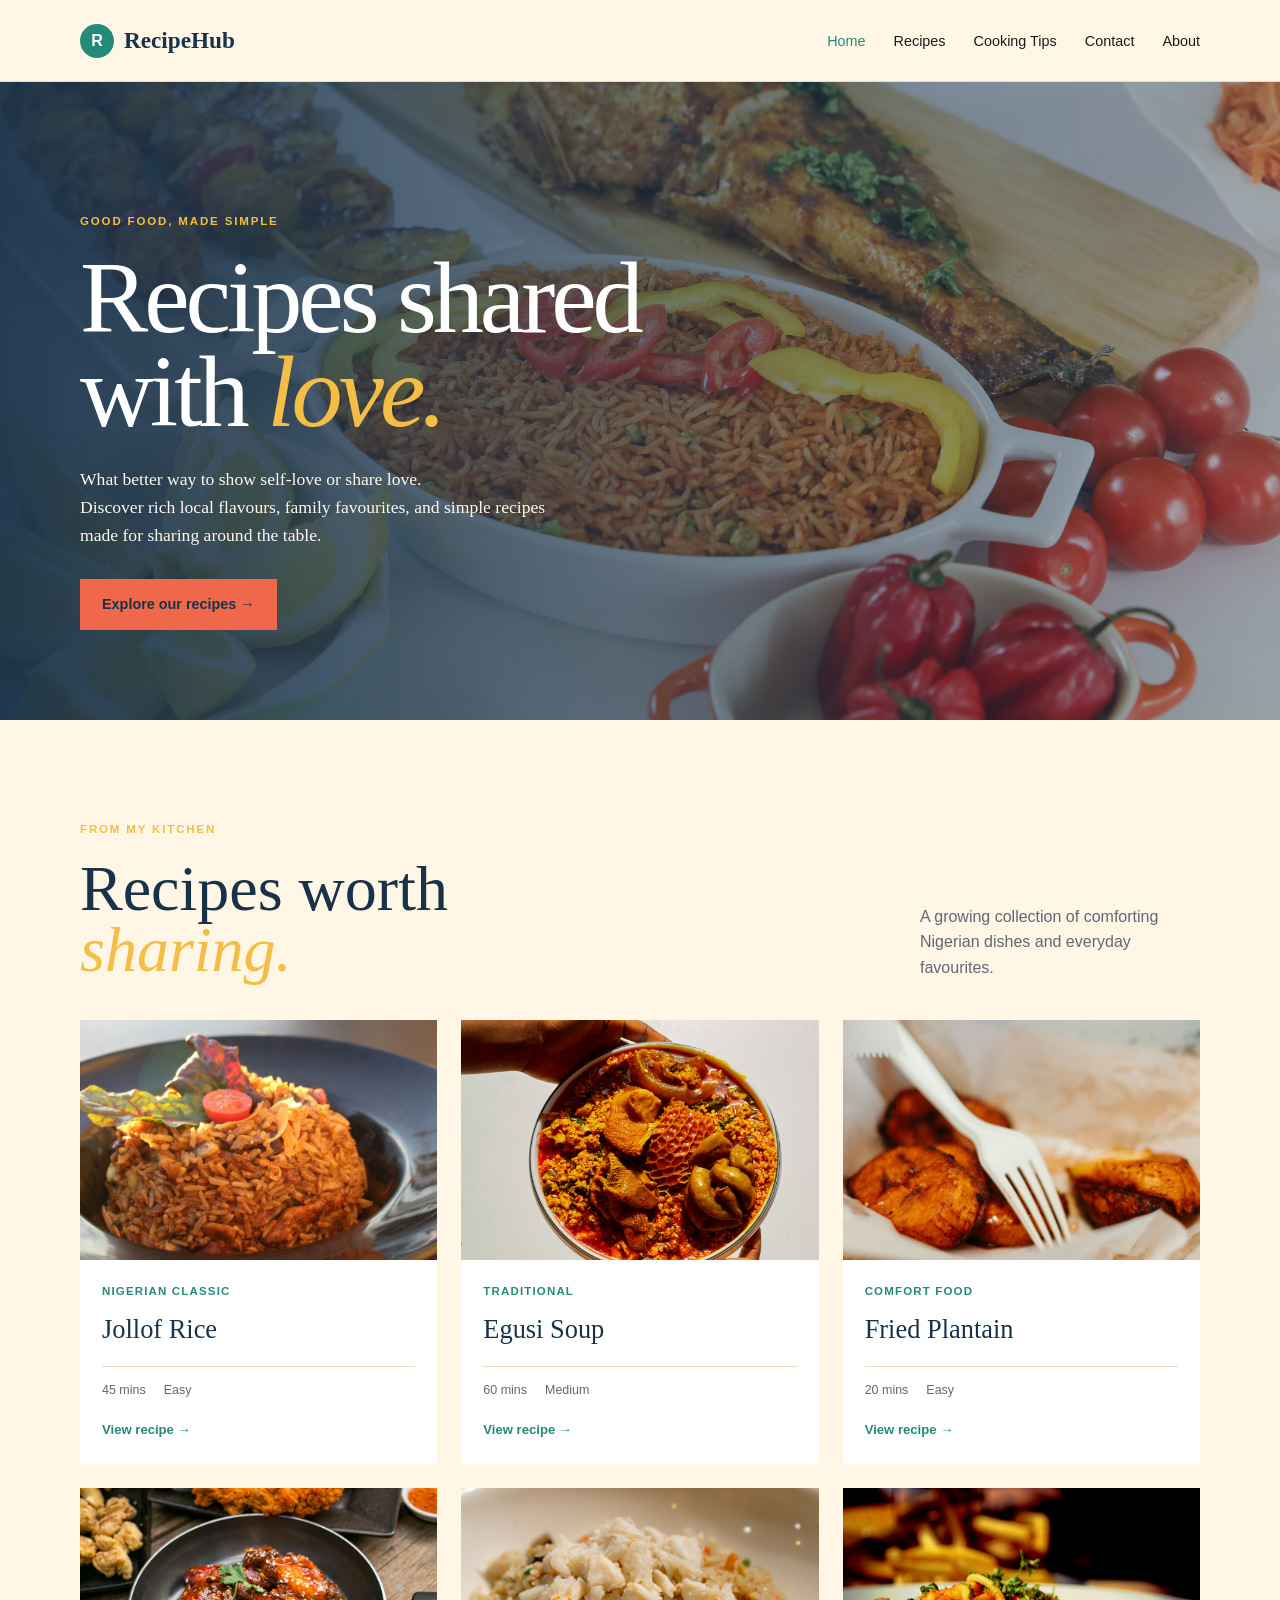
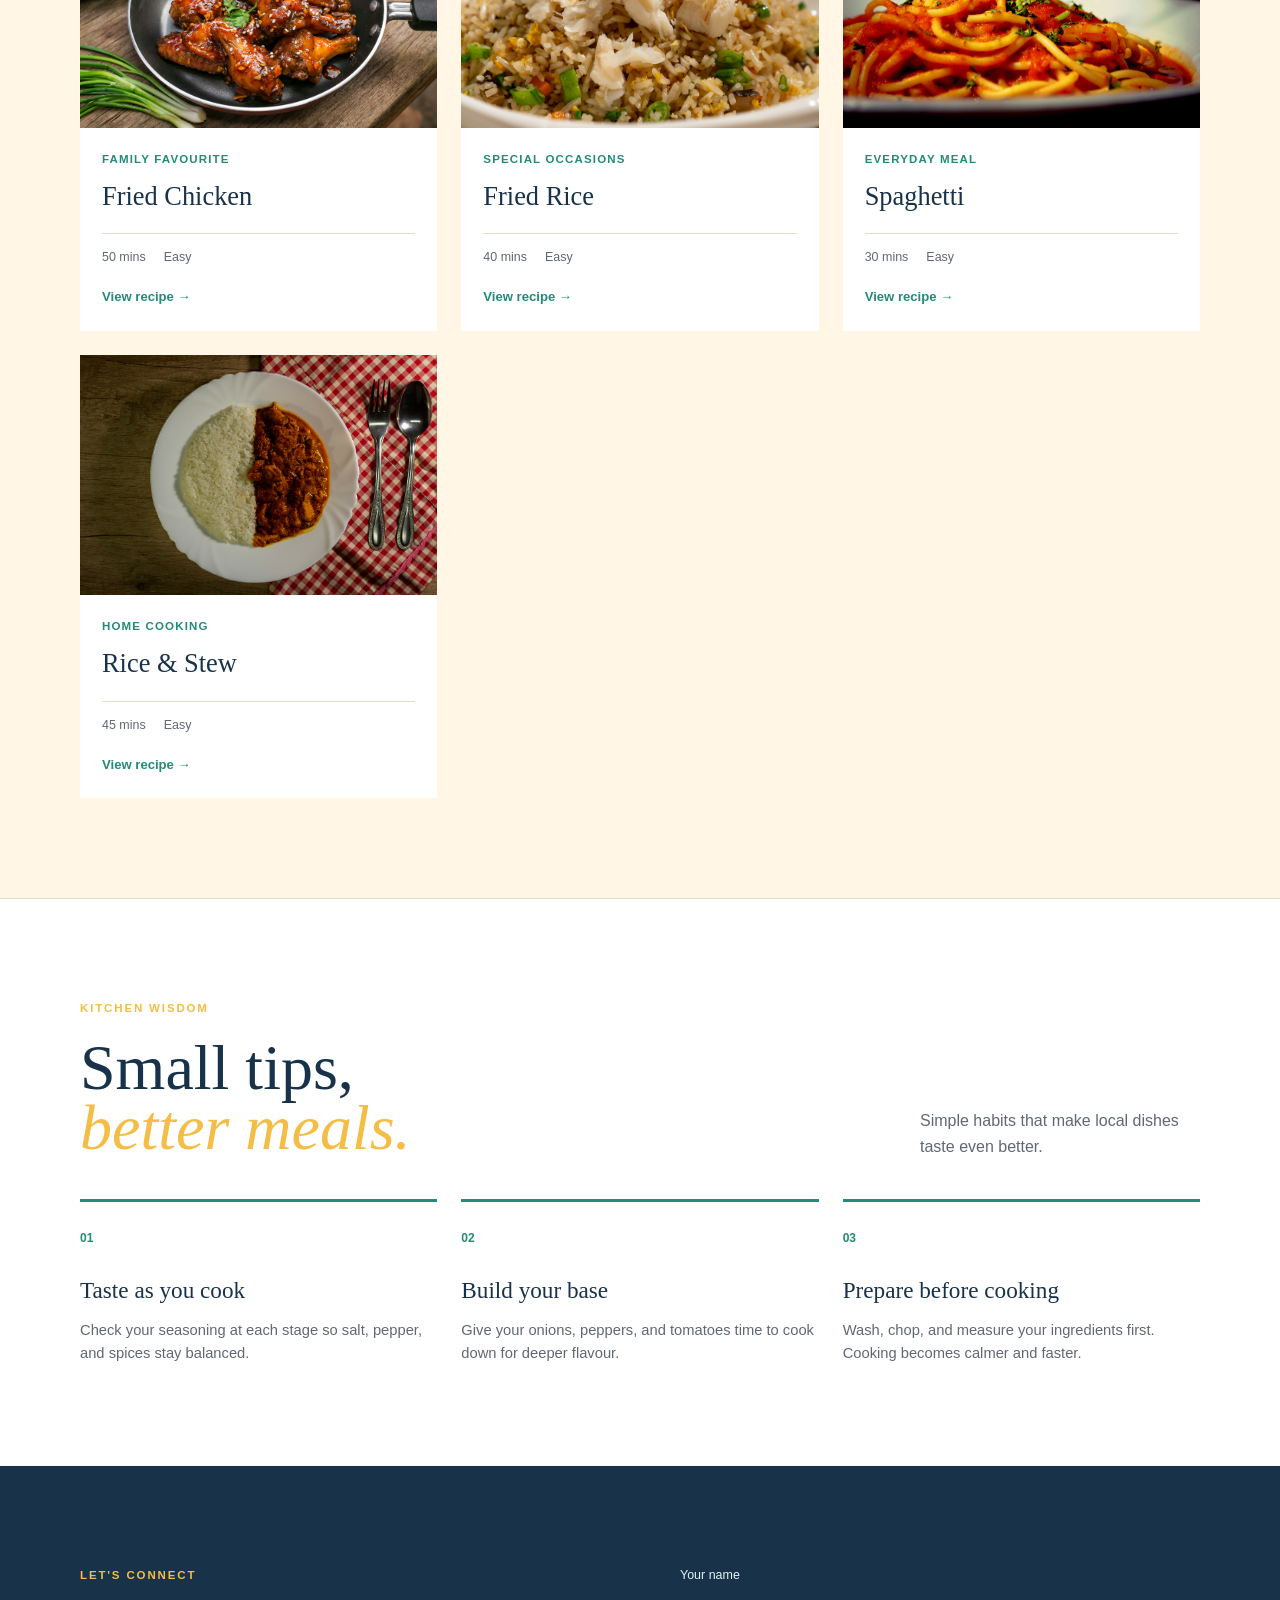
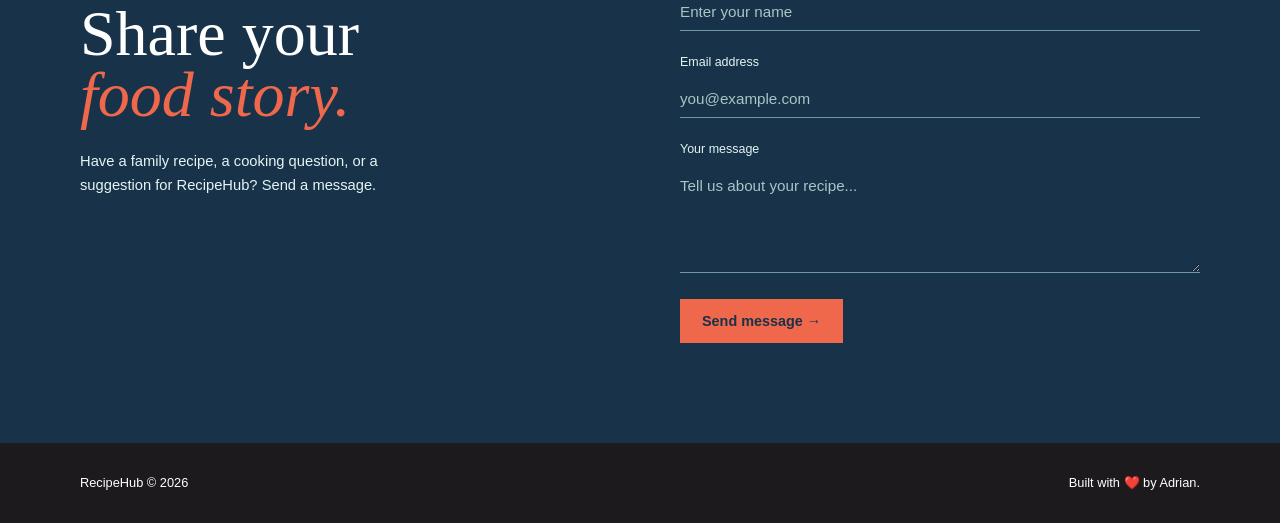
<file: index.html>
<!DOCTYPE html>
<html lang="en">
<head>
	<meta charset="UTF-8">
	<meta name="viewport" content="width=device-width, initial-scale=1.0">
	<title>RecipeHub | Modern Nigerian Food</title>
	<link rel="stylesheet" href="defence.css">
</head>
<body>
	<header class="navbar">
		<div class="container">
			<a class="logo" href="defence.html">
				<span class="logo-mark">R</span>
				RecipeHub
			</a>

			<nav aria-label="Main navigation">
				<ul class="nav-links">
					<li><a class="active" href="#home">Home</a></li>
					<li><a href="#recipes">Recipes</a></li>
					<li><a href="#tips">Cooking Tips</a></li>
					<li><a href="#contact">Contact</a></li>
					<li><a href="about.html">About</a></li>
				</ul>
			</nav>
		</div>
	</header>

	<main>
		<section class="hero" id="home">
			<div class="container">
				<div class="hero-content">
					<p class="eyebrow">GOOD FOOD, MADE SIMPLE</p>
					<h1>Recipes shared with <em>love.</em></h1>
					<p class="hero-copy">What better way to show self-love or share love. <br>Discover rich local flavours, family favourites, and simple recipes made for sharing around the table.</p>
					<a class="button" href="#recipes">Explore our recipes &rarr;</a>
				</div>
			</div>
		</section>

		<section class="recipes" id="recipes">
			<div class="container">
				<div class="section-heading">
					<div>
						<p class="eyebrow">From my kitchen</p>
						<h2>Recipes worth<br><em>sharing.</em></h2>
					</div>
					<p class="section-intro">A growing collection of comforting Nigerian dishes and everyday favourites.</p>
				</div>

				<div class="recipe-grid">
					<article class="recipe-card">
						<img src="jollof rice.jpg" alt="A plate of jollof rice">
						<div class="recipe-content">
							<p class="recipe-category">Nigerian classic</p>
							<h3>Jollof Rice</h3>
							<div class="recipe-meta"><span>45 mins</span><span>Easy</span></div>
							<a class="recipe-link" href="jollof-rice.html">View recipe &rarr;</a>
						</div>
					</article>

					<article class="recipe-card">
						<img src="egusi soup.jpg" alt="A bowl of egusi soup">
						<div class="recipe-content">
							<p class="recipe-category">Traditional</p>
							<h3>Egusi Soup</h3>
							<div class="recipe-meta"><span>60 mins</span><span>Medium</span></div>
							<a class="recipe-link" href="egusi-soup.html">View recipe &rarr;</a>
						</div>
					</article>

					<article class="recipe-card">
						<img src="friedplantain.jpg" alt="Fried plantain slices">
						<div class="recipe-content">
							<p class="recipe-category">Comfort food</p>
							<h3>Fried Plantain</h3>
							<div class="recipe-meta"><span>20 mins</span><span>Easy</span></div>
							<a class="recipe-link" href="fried-plantain.html">View recipe &rarr;</a>
						</div>
					</article>

					<article class="recipe-card">
						<img src="fried chicken.jpg" alt="Crispy fried chicken">
						<div class="recipe-content">
							<p class="recipe-category">Family favourite</p>
							<h3>Fried Chicken</h3>
							<div class="recipe-meta"><span>50 mins</span><span>Easy</span></div>
							<a class="recipe-link" href="fried-chicken.html">View recipe &rarr;</a>
						</div>
					</article>

					<article class="recipe-card">
						<img src="fried rice.jpg" alt="Colourful Nigerian fried rice">
						<div class="recipe-content">
							<p class="recipe-category">Special occasions</p>
							<h3>Fried Rice</h3>
							<div class="recipe-meta"><span>40 mins</span><span>Easy</span></div>
							<a class="recipe-link" href="fried-rice.html">View recipe &rarr;</a>
						</div>
					</article>

					<article class="recipe-card">
						<img src="spaghetti.jpg" alt="Spaghetti with tomato sauce">
						<div class="recipe-content">
							<p class="recipe-category">Everyday meal</p>
							<h3>Spaghetti</h3>
							<div class="recipe-meta"><span>30 mins</span><span>Easy</span></div>
							<a class="recipe-link" href="spaghetti.html">View recipe &rarr;</a>
						</div>
					</article>

					<article class="recipe-card">
						<img src="rice and stew.jpg" alt="Rice served with stew">
						<div class="recipe-content">
							<p class="recipe-category">Home cooking</p>
							<h3>Rice &amp; Stew</h3>
							<div class="recipe-meta"><span>45 mins</span><span>Easy</span></div>
							<a class="recipe-link" href="rice-and-stew.html">View recipe &rarr;</a>
						</div>
					</article>
				</div>
			</div>
		</section>

		<section class="tips" id="tips">
			<div class="container">
				<div class="section-heading">
					<div>
						<p class="eyebrow">Kitchen wisdom</p>
						<h2>Small tips,<br><em>better meals.</em></h2>
					</div>
					<p class="section-intro">Simple habits that make local dishes taste even better.</p>
				</div>

				<div class="tips-grid">
					<article class="tip-card">
						<span class="tip-number">01</span>
						<h3>Taste as you cook</h3>
						<p>Check your seasoning at each stage so salt, pepper, and spices stay balanced.</p>
					</article>
					<article class="tip-card">
						<span class="tip-number">02</span>
						<h3>Build your base</h3>
						<p>Give your onions, peppers, and tomatoes time to cook down for deeper flavour.</p>
					</article>
					<article class="tip-card">
						<span class="tip-number">03</span>
						<h3>Prepare before cooking</h3>
						<p>Wash, chop, and measure your ingredients first. Cooking becomes calmer and faster.</p>
					</article>
				</div>
			</div>
		</section>

		<section class="contact" id="contact">
			<div class="container contact-layout">
				<div>
					<p class="eyebrow">Let's connect</p>
					<h2>Share your<br><em>food story.</em></h2>
					<p class="contact-copy">Have a family recipe, a cooking question, or a suggestion for RecipeHub? Send a message.</p>
				</div>

				<form class="contact-form">
					<label for="name">Your name</label>
					<input id="name" name="name" type="text" placeholder="Enter your name" required>

					<label for="email">Email address</label>
					<input id="email" name="email" type="email" placeholder="you@example.com" required>

					<label for="message">Your message</label>
					<textarea id="message" name="message" rows="5" placeholder="Tell us about your recipe..." required></textarea>

					<button class="button" type="submit">Send message &rarr;</button>
				</form>
			</div>
		</section>
	</main>

	<footer id="about">
		<div class="container">
			<p>RecipeHub &copy; 2026</p>
			<p>Built with ❤️ by Adrian.</p>
		</div>
	</footer>
</body>
</html>
</file>
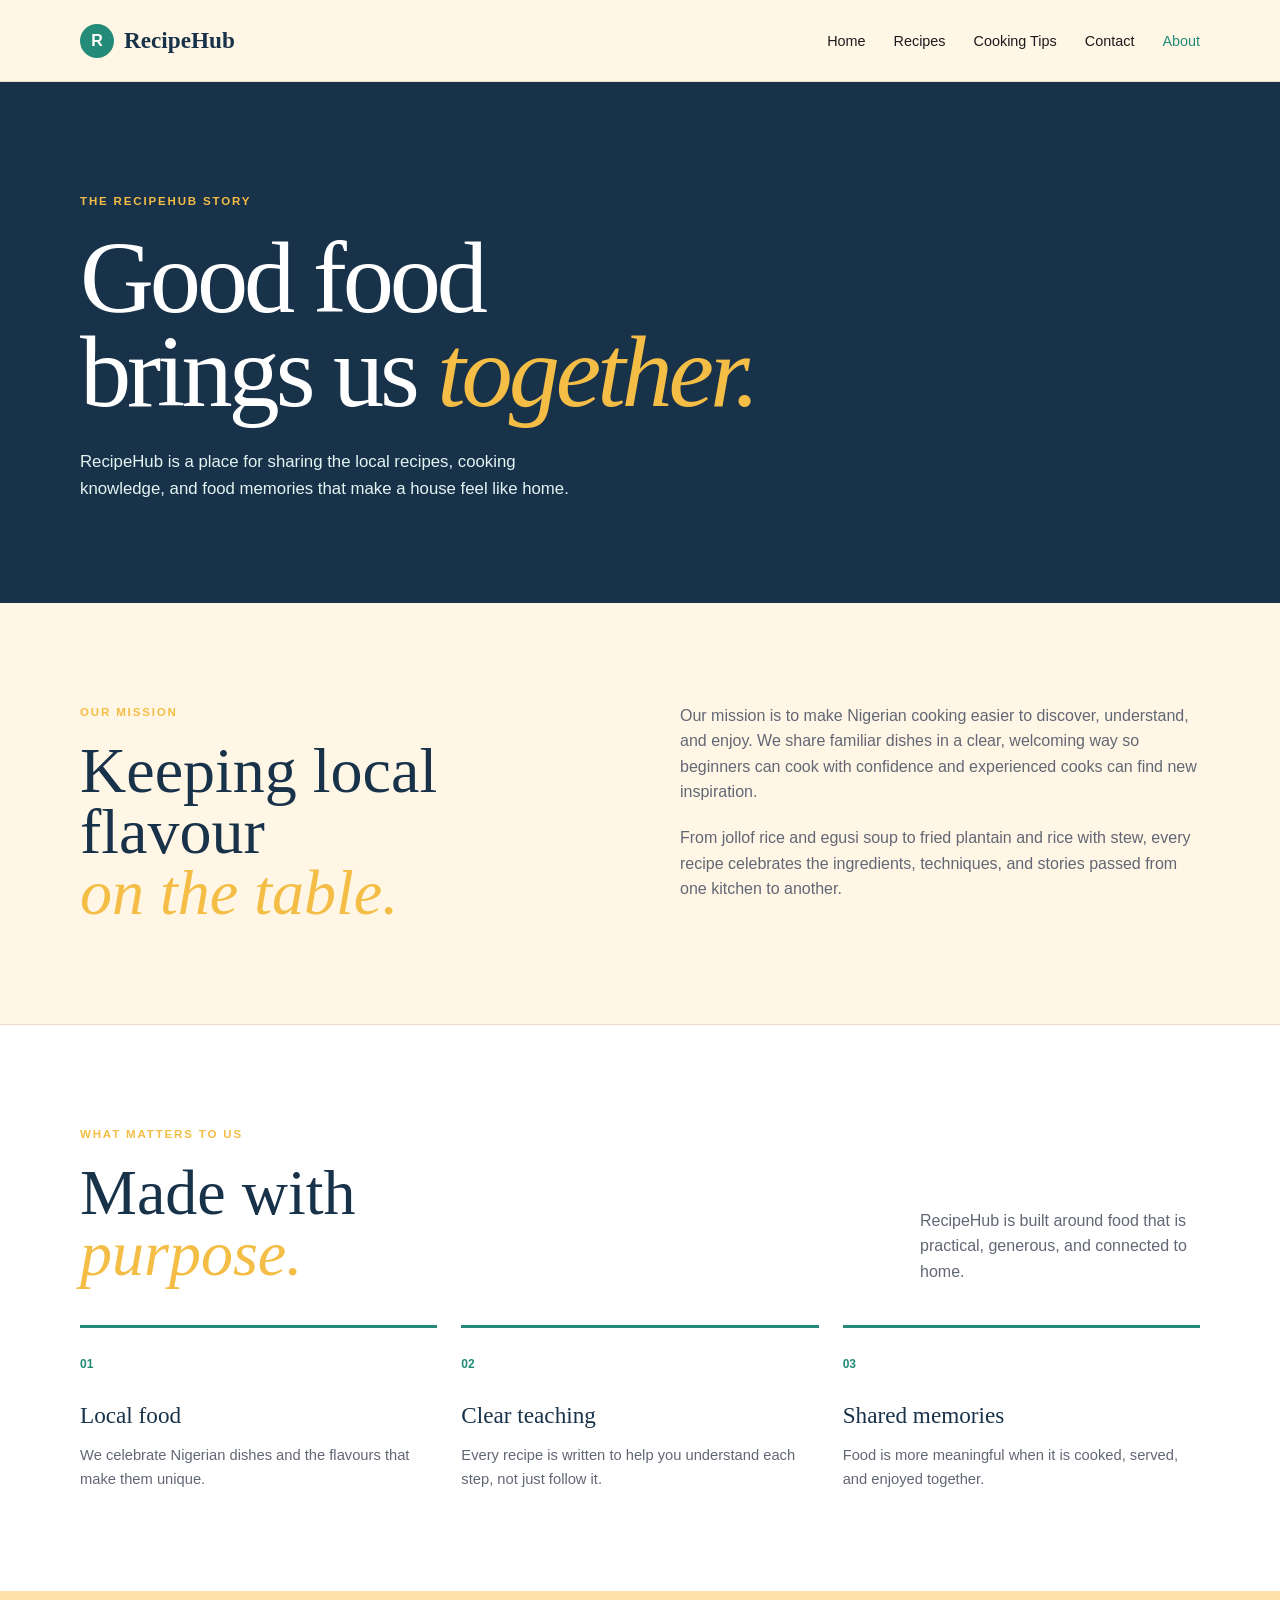
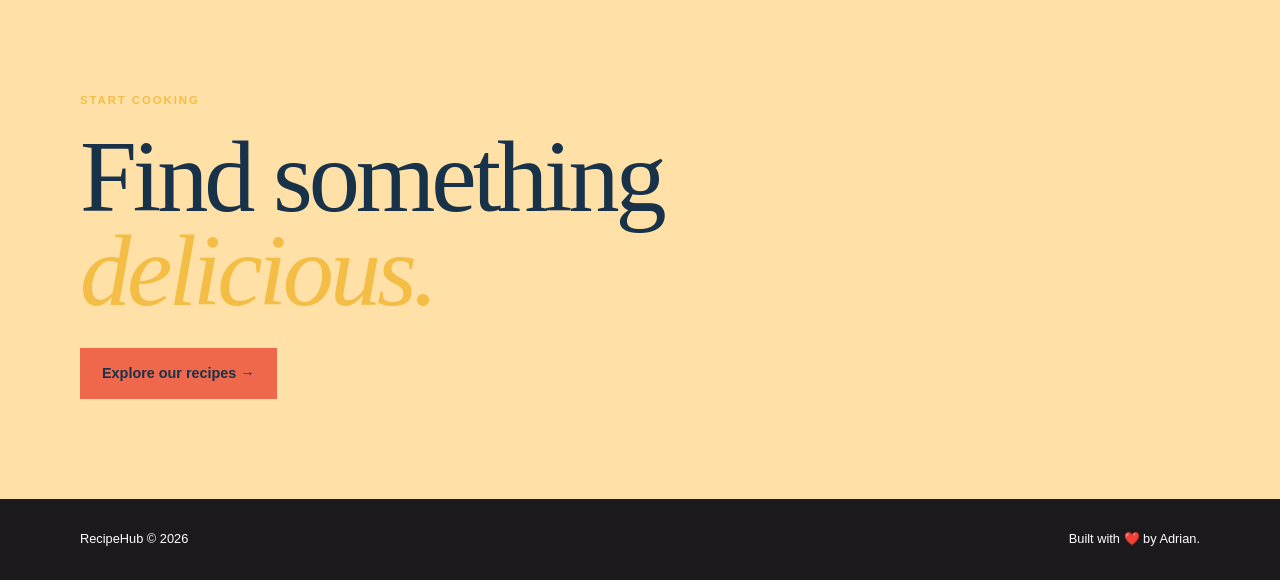
<file: about.html>
<!DOCTYPE html>
<html lang="en">
<head>
    <meta charset="UTF-8">
    <meta name="viewport" content="width=device-width, initial-scale=1.0">
    <title>About RecipeHub | Modern Nigerian Food</title>
    <link rel="stylesheet" href="defence.css">
</head>
<body>
    <header class="navbar">
        <div class="container">
            <a class="logo" href="defence.html">
                <span class="logo-mark">R</span>
                RecipeHub
            </a>
            <nav aria-label="Main navigation">
                <ul class="nav-links">
                    <li><a href="defence.html#home">Home</a></li>
                    <li><a href="defence.html#recipes">Recipes</a></li>
                    <li><a href="defence.html#tips">Cooking Tips</a></li>
                    <li><a href="defence.html#contact">Contact</a></li>
                    <li><a class="active" href="about.html">About</a></li>
                </ul>
            </nav>
        </div>
    </header>

    <main class="about-page">
        <section class="about-hero">
            <div class="container">
                <p class="eyebrow">The RecipeHub story</p>
                <h1>Good food<br>brings us <em>together.</em></h1>
                <p class="about-lead">RecipeHub is a place for sharing the local recipes, cooking knowledge, and food memories that make a house feel like home.</p>
            </div>
        </section>

        <section class="about-content">
            <div class="container about-grid">
                <div>
                    <p class="eyebrow">Our mission</p>
                    <h2>Keeping local flavour<br><em>on the table.</em></h2>
                </div>
                <div class="about-copy">
                    <p>Our mission is to make Nigerian cooking easier to discover, understand, and enjoy. We share familiar dishes in a clear, welcoming way so beginners can cook with confidence and experienced cooks can find new inspiration.</p>
                    <p>From jollof rice and egusi soup to fried plantain and rice with stew, every recipe celebrates the ingredients, techniques, and stories passed from one kitchen to another.</p>
                </div>
            </div>
        </section>

        <section class="values">
            <div class="container">
                <div class="section-heading">
                    <div>
                        <p class="eyebrow">What matters to us</p>
                        <h2>Made with<br><em>purpose.</em></h2>
                    </div>
                    <p class="section-intro">RecipeHub is built around food that is practical, generous, and connected to home.</p>
                </div>
                <div class="values-grid">
                    <article class="value-card">
                        <span>01</span>
                        <h3>Local food</h3>
                        <p>We celebrate Nigerian dishes and the flavours that make them unique.</p>
                    </article>
                    <article class="value-card">
                        <span>02</span>
                        <h3>Clear teaching</h3>
                        <p>Every recipe is written to help you understand each step, not just follow it.</p>
                    </article>
                    <article class="value-card">
                        <span>03</span>
                        <h3>Shared memories</h3>
                        <p>Food is more meaningful when it is cooked, served, and enjoyed together.</p>
                    </article>
                </div>
            </div>
        </section>

        <section class="about-cta">
            <div class="container">
                <p class="eyebrow">Start cooking</p>
                <h2>Find something<br><em>delicious.</em></h2>
                <a class="button" href="defence.html#recipes">Explore our recipes &rarr;</a>
            </div>
        </section>
    </main>

    <footer>
        <div class="container">
            <p>RecipeHub &copy; 2026</p>
            <p>Built with ❤️ by Adrian.</p>
        </div>
    </footer>
</body>
</html>
</file>
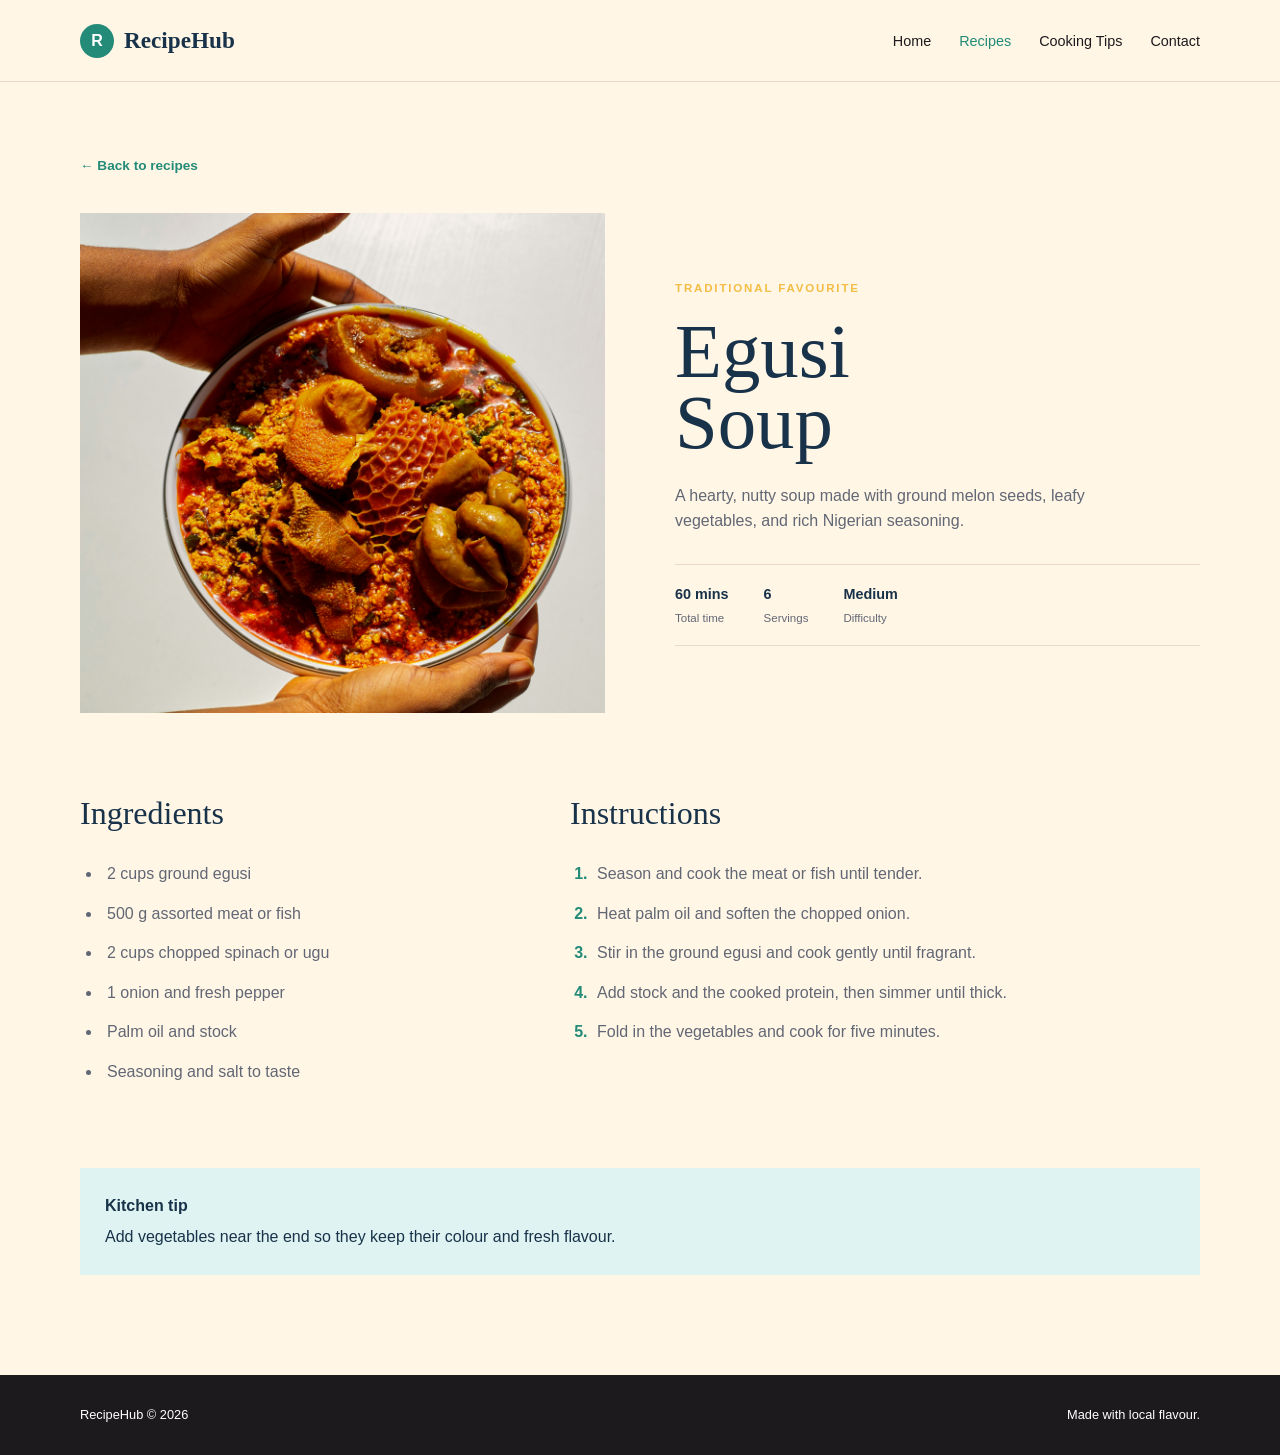
<file: egusi-soup.html>
<!DOCTYPE html>
<html lang="en">
<head>
    <meta charset="UTF-8">
    <meta name="viewport" content="width=device-width, initial-scale=1.0">
    <title>Egusi Soup | RecipeHub</title>
    <link rel="stylesheet" href="defence.css">
</head>
<body>
    <header class="navbar">
        <div class="container">
            <a class="logo" href="defence.html">
                <span class="logo-mark">R</span>RecipeHub
            </a>
            <nav>
                <ul class="nav-links">
                    <li><a href="defence.html#home">Home</a></li>
                    <li><a class="active" href="defence.html#recipes">Recipes</a></li>
                    <li><a href="defence.html#tips">Cooking Tips</a></li>
                    <li><a href="defence.html#contact">Contact</a></li>
                </ul>
            </nav>
        </div>
    </header>

    <main class="detail-page">
        <div class="container">
            <a class="back-link" href="defence.html#recipes">&larr; Back to recipes</a>

            <section class="detail-hero">
                <img class="detail-image" src="egusi soup.jpg" alt="A bowl of egusi soup">
                <div class="detail-content">
                    <p class="eyebrow">Traditional favourite</p>
                    <h1>Egusi<br>Soup</h1>
                    <p class="detail-description">A hearty, nutty soup made with ground melon seeds, leafy vegetables, and rich Nigerian seasoning.</p>
                    <div class="detail-stats">
                        <div class="detail-stat"><strong>60 mins</strong><span>Total time</span></div>
                        <div class="detail-stat"><strong>6</strong><span>Servings</span></div>
                        <div class="detail-stat"><strong>Medium</strong><span>Difficulty</span></div>
                    </div>
                </div>
            </section>

            <section class="detail-sections">
                <div>
                    <h2>Ingredients</h2>
                    <ul class="ingredient-list">
                        <li>2 cups ground egusi</li>
                        <li>500 g assorted meat or fish</li>
                        <li>2 cups chopped spinach or ugu</li>
                        <li>1 onion and fresh pepper</li>
                        <li>Palm oil and stock</li>
                        <li>Seasoning and salt to taste</li>
                    </ul>
                </div>
                <div>
                    <h2>Instructions</h2>
                    <ol class="instruction-list">
                        <li>Season and cook the meat or fish until tender.</li>
                        <li>Heat palm oil and soften the chopped onion.</li>
                        <li>Stir in the ground egusi and cook gently until fragrant.</li>
                        <li>Add stock and the cooked protein, then simmer until thick.</li>
                        <li>Fold in the vegetables and cook for five minutes.</li>
                    </ol>
                </div>
            </section>

            <p class="detail-tip"><strong>Kitchen tip</strong> Add vegetables near the end so they keep their colour and fresh flavour.</p>
        </div>
    </main>

    <footer>
        <div class="container">
            <p>RecipeHub &copy; 2026</p>
            <p>Made with local flavour.</p>
        </div>
    </footer>
</body>
</html>
</file>
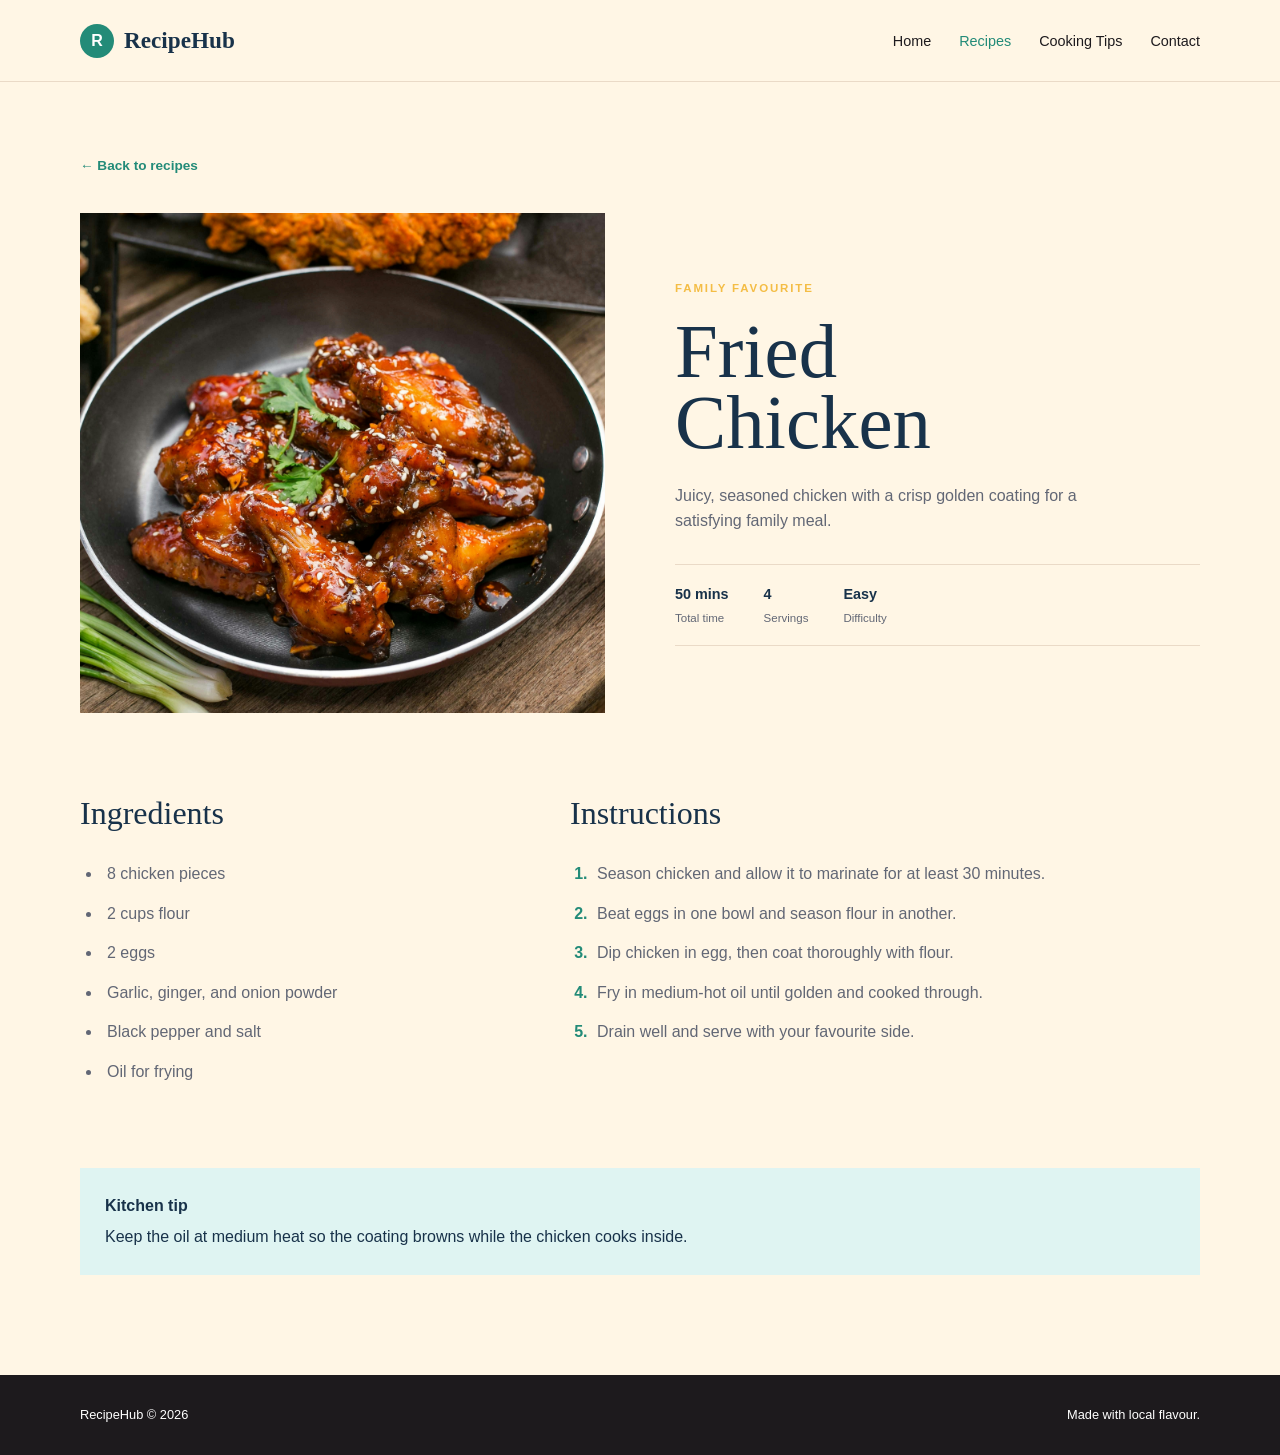
<file: fried-chicken.html>
<!DOCTYPE html>
<html lang="en">
<head>
    <meta charset="UTF-8">
    <meta name="viewport" content="width=device-width, initial-scale=1.0">
    <title>Fried Chicken | RecipeHub</title>
    <link rel="stylesheet" href="defence.css">
</head>
<body>
    <header class="navbar">
        <div class="container">
            <a class="logo" href="defence.html">
                <span class="logo-mark">R</span>RecipeHub
            </a>
            <nav>
                <ul class="nav-links">
                    <li><a href="defence.html#home">Home</a></li>
                    <li><a class="active" href="defence.html#recipes">Recipes</a></li>
                    <li><a href="defence.html#tips">Cooking Tips</a></li>
                    <li><a href="defence.html#contact">Contact</a></li>
                </ul>
            </nav>
        </div>
    </header>

    <main class="detail-page">
        <div class="container">
            <a class="back-link" href="defence.html#recipes">&larr; Back to recipes</a>

            <section class="detail-hero">
                <img class="detail-image" src="fried chicken.jpg" alt="Crispy fried chicken">
                <div class="detail-content">
                    <p class="eyebrow">Family favourite</p>
                    <h1>Fried<br>Chicken</h1>
                    <p class="detail-description">Juicy, seasoned chicken with a crisp golden coating for a satisfying family meal.</p>

                    <div class="detail-stats">
                        <div class="detail-stat">
                            <strong>50 mins</strong>
                            <span>Total time</span>
                        </div>
                        <div class="detail-stat">
                            <strong>4</strong>
                            <span>Servings</span>
                        </div>
                        <div class="detail-stat">
                            <strong>Easy</strong>
                            <span>Difficulty</span>
                        </div>
                    </div>
                </div>
            </section>

            <section class="detail-sections">
                <div>
                    <h2>Ingredients</h2>
                    <ul class="ingredient-list">
                        <li>8 chicken pieces</li>
                        <li>2 cups flour</li>
                        <li>2 eggs</li>
                        <li>Garlic, ginger, and onion powder</li>
                        <li>Black pepper and salt</li>
                        <li>Oil for frying</li>
                    </ul>
                </div>

                <div>
                    <h2>Instructions</h2>
                    <ol class="instruction-list">
                        <li>Season chicken and allow it to marinate for at least 30 minutes.</li>
                        <li>Beat eggs in one bowl and season flour in another.</li>
                        <li>Dip chicken in egg, then coat thoroughly with flour.</li>
                        <li>Fry in medium-hot oil until golden and cooked through.</li>
                        <li>Drain well and serve with your favourite side.</li>
                    </ol>
                </div>
            </section>

            <p class="detail-tip">
                <strong>Kitchen tip</strong>
                Keep the oil at medium heat so the coating browns while the chicken cooks inside.
            </p>
        </div>
    </main>

    <footer>
        <div class="container">
            <p>RecipeHub &copy; 2026</p>
            <p>Made with local flavour.</p>
        </div>
    </footer>
</body>
</html>
</file>
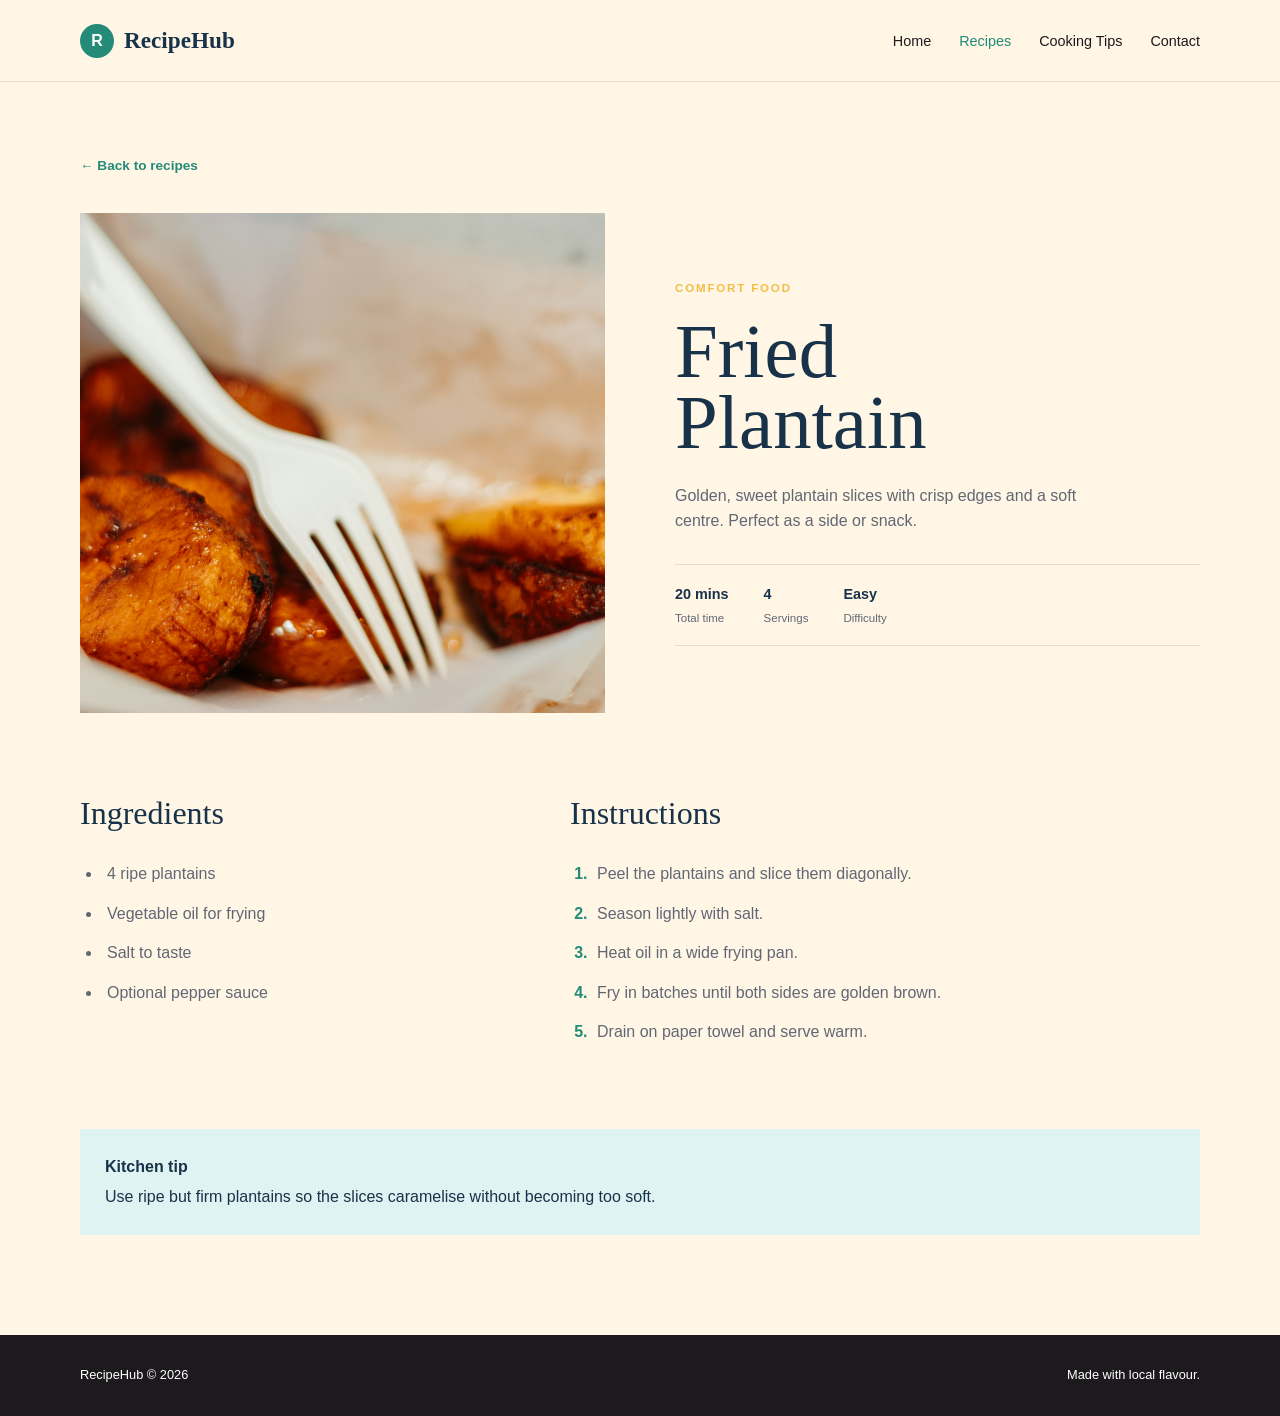
<file: fried-plantain.html>
<!DOCTYPE html>
<html lang="en">
<head>
    <meta charset="UTF-8">
    <meta name="viewport" content="width=device-width, initial-scale=1.0">
    <title>Fried Plantain | RecipeHub</title>
    <link rel="stylesheet" href="defence.css">
</head>
<body>
    <header class="navbar">
        <div class="container">
            <a class="logo" href="defence.html">
                <span class="logo-mark">R</span>RecipeHub
            </a>
            <nav>
                <ul class="nav-links">
                    <li><a href="defence.html#home">Home</a></li>
                    <li><a class="active" href="defence.html#recipes">Recipes</a></li>
                    <li><a href="defence.html#tips">Cooking Tips</a></li>
                    <li><a href="defence.html#contact">Contact</a></li>
                </ul>
            </nav>
        </div>
    </header>

    <main class="detail-page">
        <div class="container">
            <a class="back-link" href="defence.html#recipes">&larr; Back to recipes</a>

            <section class="detail-hero">
                <img class="detail-image" src="friedplantain.jpg" alt="Fried plantain slices">
                <div class="detail-content">
                    <p class="eyebrow">Comfort food</p>
                    <h1>Fried<br>Plantain</h1>
                    <p class="detail-description">Golden, sweet plantain slices with crisp edges and a soft centre. Perfect as a side or snack.</p>

                    <div class="detail-stats">
                        <div class="detail-stat">
                            <strong>20 mins</strong>
                            <span>Total time</span>
                        </div>
                        <div class="detail-stat">
                            <strong>4</strong>
                            <span>Servings</span>
                        </div>
                        <div class="detail-stat">
                            <strong>Easy</strong>
                            <span>Difficulty</span>
                        </div>
                    </div>
                </div>
            </section>

            <section class="detail-sections">
                <div>
                    <h2>Ingredients</h2>
                    <ul class="ingredient-list">
                        <li>4 ripe plantains</li>
                        <li>Vegetable oil for frying</li>
                        <li>Salt to taste</li>
                        <li>Optional pepper sauce</li>
                    </ul>

                </div>

                <div>
                    <h2>Instructions</h2>
                    <ol class="instruction-list">
                        <li>Peel the plantains and slice them diagonally.</li>
                        <li>Season lightly with salt.</li>
                        <li>Heat oil in a wide frying pan.</li>
                        <li>Fry in batches until both sides are golden brown.</li>
                        <li>Drain on paper towel and serve warm.</li>
                    </ol>
                </div>
            </section>

            <p class="detail-tip">
                <strong>Kitchen tip</strong>
                Use ripe but firm plantains so the slices caramelise without becoming too soft.
            </p>
        </div>
    </main>

    <footer>
        <div class="container">
            <p>RecipeHub &copy; 2026</p>
            <p>Made with local flavour.</p>
        </div>
    </footer>
</body>
</html>
</file>
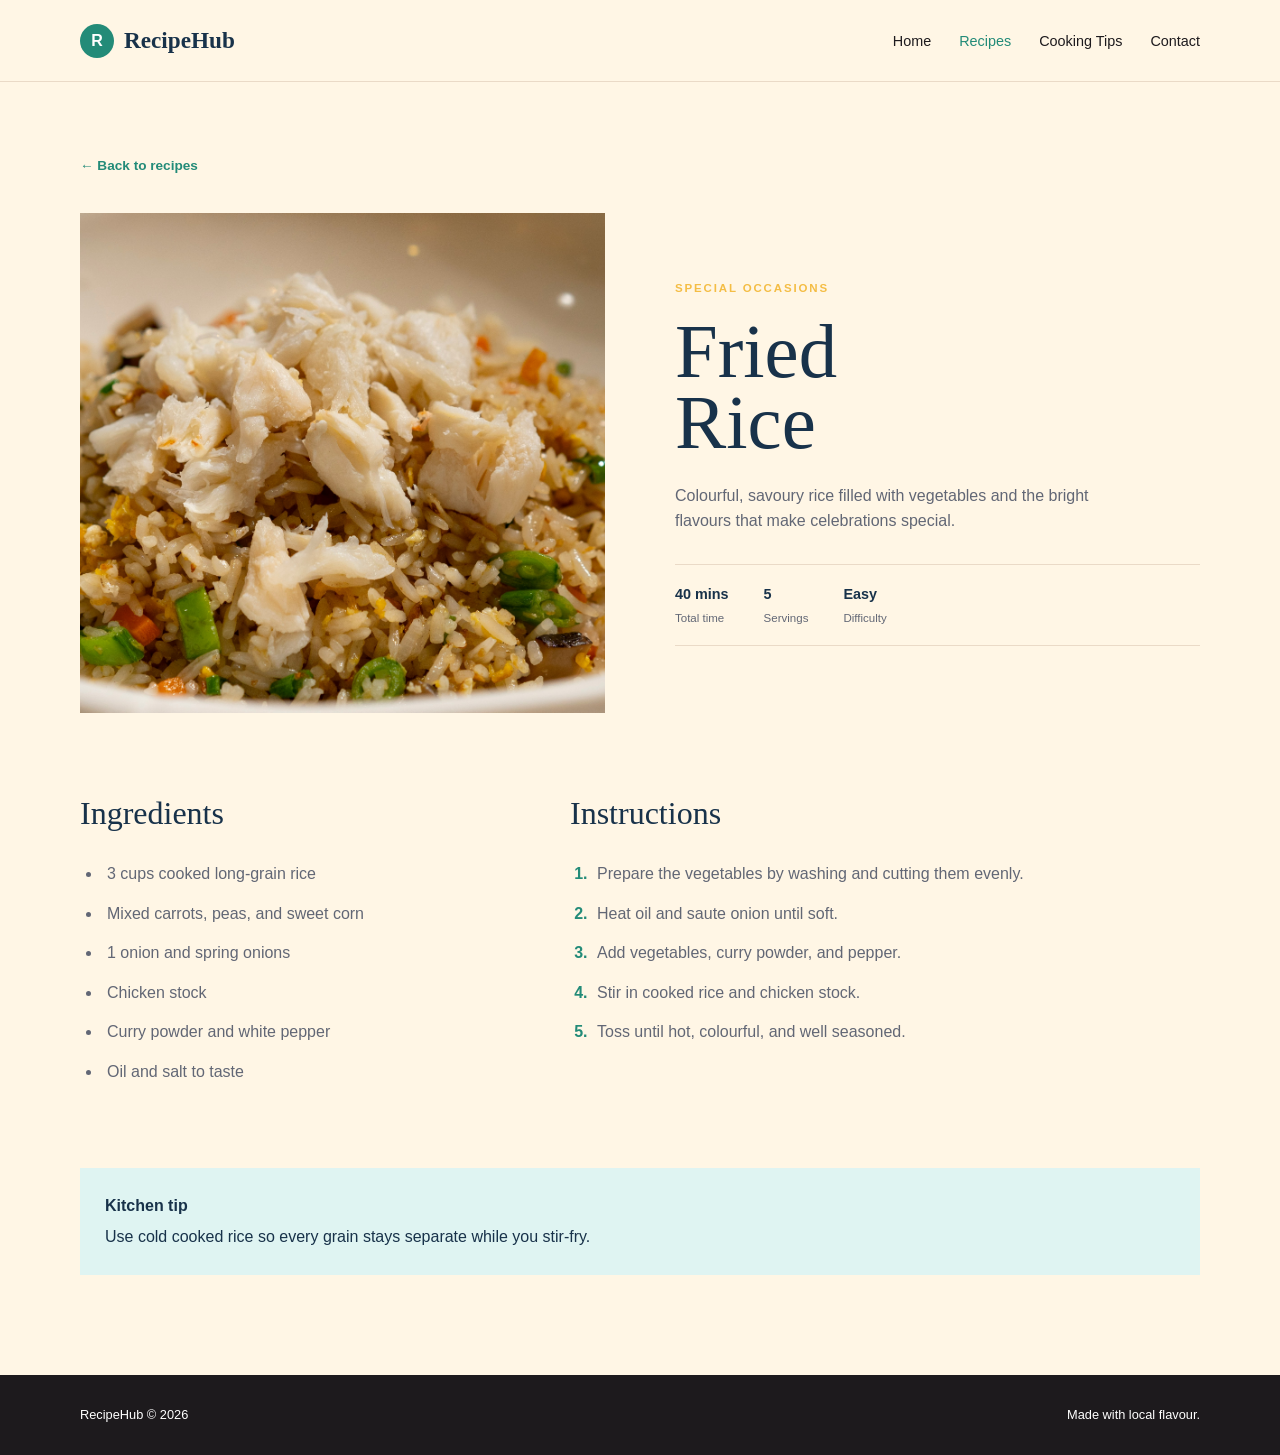
<file: fried-rice.html>
<!DOCTYPE html>
<html lang="en">
<head>
    <meta charset="UTF-8">
    <meta name="viewport" content="width=device-width, initial-scale=1.0">
    <title>Fried Rice | RecipeHub</title>
    <link rel="stylesheet" href="defence.css">
</head>
<body>
    <header class="navbar">
        <div class="container">
            <a class="logo" href="defence.html">
                <span class="logo-mark">R</span>RecipeHub
            </a>
            <nav>
                <ul class="nav-links">
                    <li><a href="defence.html#home">Home</a></li>
                    <li><a class="active" href="defence.html#recipes">Recipes</a></li>
                    <li><a href="defence.html#tips">Cooking Tips</a></li>
                    <li><a href="defence.html#contact">Contact</a></li>
                </ul>
            </nav>
        </div>
    </header>

    <main class="detail-page">
        <div class="container">
            <a class="back-link" href="defence.html#recipes">&larr; Back to recipes</a>

            <section class="detail-hero">
                <img class="detail-image" src="fried rice.jpg" alt="Colourful Nigerian fried rice">
                <div class="detail-content">
                    <p class="eyebrow">Special occasions</p>
                    <h1>Fried<br>Rice</h1>
                    <p class="detail-description">Colourful, savoury rice filled with vegetables and the bright flavours that make celebrations special.</p>

                    <div class="detail-stats">
                        <div class="detail-stat">
                            <strong>40 mins</strong>
                            <span>Total time</span>
                        </div>
                        <div class="detail-stat">
                            <strong>5</strong>
                            <span>Servings</span>
                        </div>
                        <div class="detail-stat">
                            <strong>Easy</strong>
                            <span>Difficulty</span>
                        </div>
                    </div>
                </div>
            </section>

            <section class="detail-sections">
                <div>
                    <h2>Ingredients</h2>
                    <ul class="ingredient-list">
                        <li>3 cups cooked long-grain rice</li>
                        <li>Mixed carrots, peas, and sweet corn</li>
                        <li>1 onion and spring onions</li>
                        <li>Chicken stock</li>
                        <li>Curry powder and white pepper</li>
                        <li>Oil and salt to taste</li>
                    </ul>

                </div>

                <div>
                    <h2>Instructions</h2>
                    <ol class="instruction-list">
                        <li>Prepare the vegetables by washing and cutting them evenly.</li>
                        <li>Heat oil and saute onion until soft.</li>
                        <li>Add vegetables, curry powder, and pepper.</li>
                        <li>Stir in cooked rice and chicken stock.</li>
                        <li>Toss until hot, colourful, and well seasoned.</li>
                    </ol>
                </div>
            </section>

            <p class="detail-tip">
                <strong>Kitchen tip</strong>
                Use cold cooked rice so every grain stays separate while you stir-fry.
            </p>
        </div>
    </main>

    <footer>
        <div class="container">
            <p>RecipeHub &copy; 2026</p>
            <p>Made with local flavour.</p>
        </div>
    </footer>
</body>
</html>
</file>
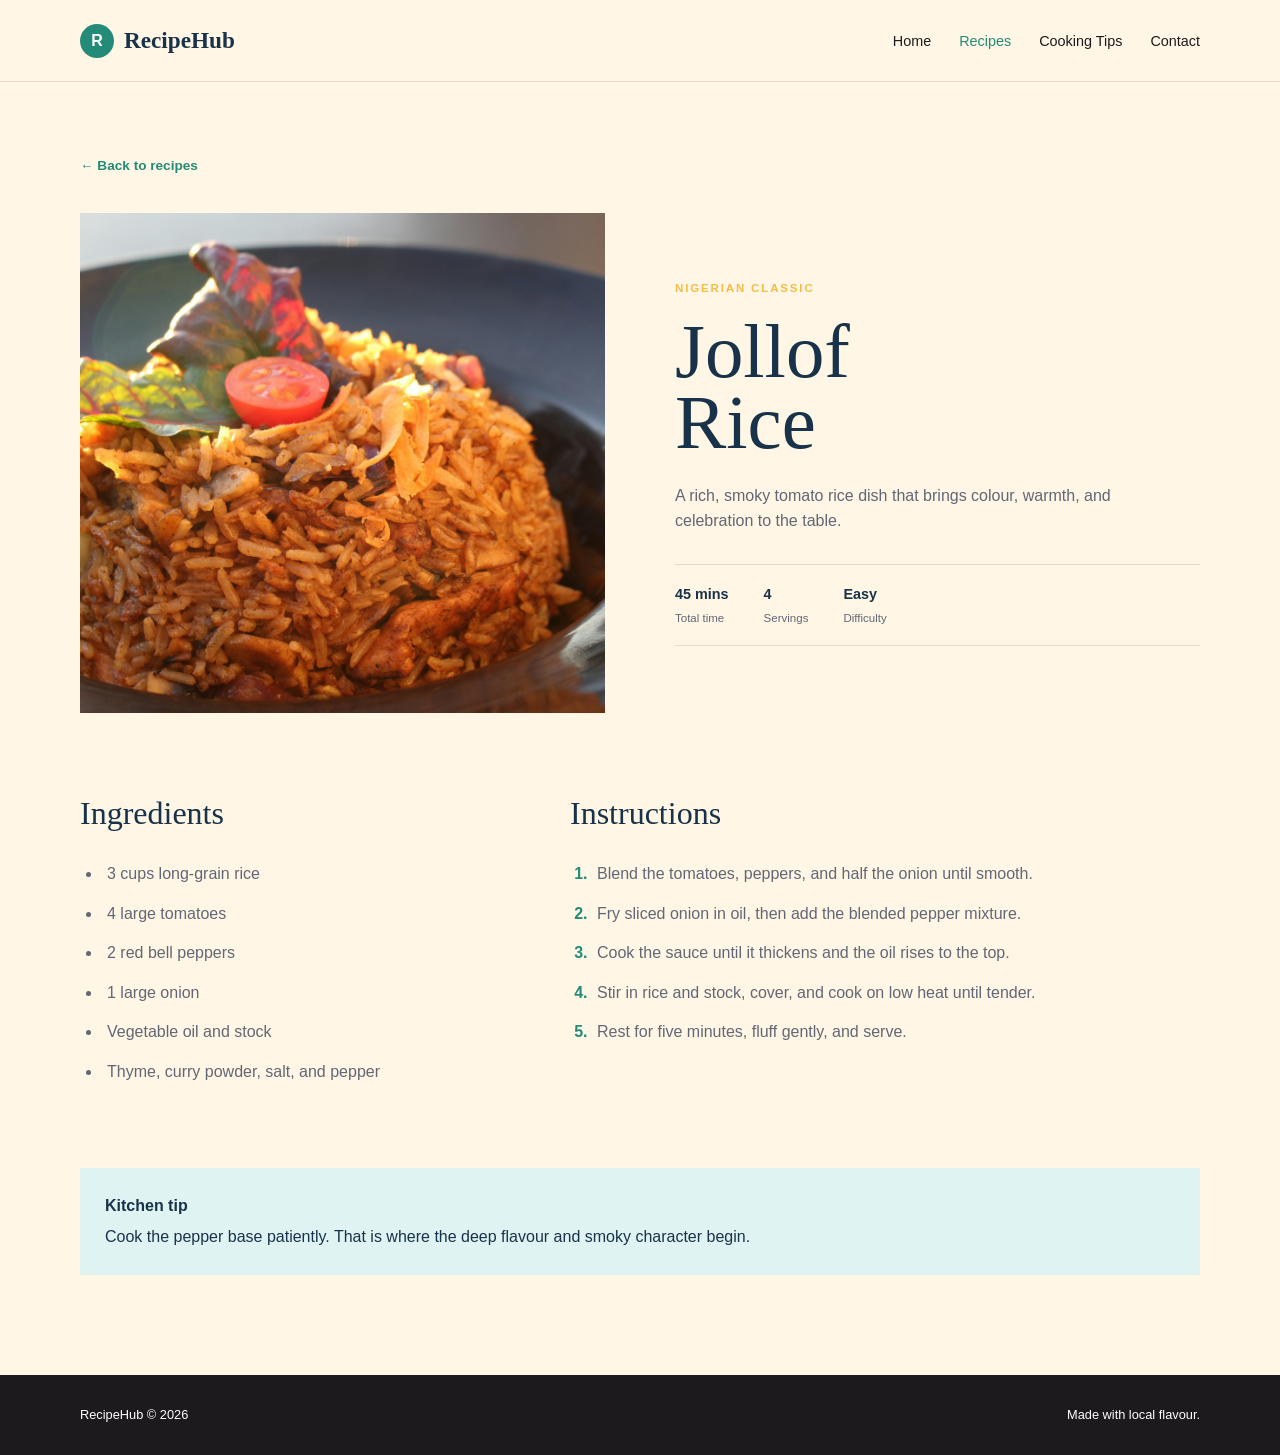
<file: jollof-rice.html>
<!DOCTYPE html>
<html lang="en">
<head>
    <meta charset="UTF-8">
    <meta name="viewport" content="width=device-width, initial-scale=1.0">
    <title>Jollof Rice | RecipeHub</title>
    <link rel="stylesheet" href="defence.css">
</head>
<body>
    <header class="navbar">
        <div class="container">
            <a class="logo" href="defence.html">
                <span class="logo-mark">R</span>RecipeHub
            </a>
            <nav>
                <ul class="nav-links">
                    <li><a href="defence.html#home">Home</a></li>
                    <li><a class="active" href="defence.html#recipes">Recipes</a></li>
                    <li><a href="defence.html#tips">Cooking Tips</a></li>
                    <li><a href="defence.html#contact">Contact</a></li>
                </ul>
            </nav>
        </div>
    </header>

    <main class="detail-page">
        <div class="container">
            <a class="back-link" href="defence.html#recipes">&larr; Back to recipes</a>

            <section class="detail-hero">
                <img class="detail-image" src="jollof rice.jpg" alt="A plate of jollof rice">
                <div class="detail-content">
                    <p class="eyebrow">Nigerian classic</p>
                    <h1>Jollof<br>Rice</h1>
                    <p class="detail-description">A rich, smoky tomato rice dish that brings colour, warmth, and celebration to the table.</p>

                    <div class="detail-stats">
                        <div class="detail-stat">
                            <strong>45 mins</strong>
                            <span>Total time</span>
                        </div>
                        <div class="detail-stat">
                            <strong>4</strong>
                            <span>Servings</span>
                        </div>
                        <div class="detail-stat">
                            <strong>Easy</strong>
                            <span>Difficulty</span>
                        </div>
                    </div>
                </div>
            </section>

            <section class="detail-sections">
                <div>
                    <h2>Ingredients</h2>
                    <ul class="ingredient-list">
                        <li>3 cups long-grain rice</li>
                        <li>4 large tomatoes</li>
                        <li>2 red bell peppers</li>
                        <li>1 large onion</li>
                        <li>Vegetable oil and stock</li>
                        <li>Thyme, curry powder, salt, and pepper</li>
                    </ul>
                </div>

                <div>
                    <h2>Instructions</h2>
                    <ol class="instruction-list">
                        <li>Blend the tomatoes, peppers, and half the onion until smooth.</li>
                        <li>Fry sliced onion in oil, then add the blended pepper mixture.</li>
                        <li>Cook the sauce until it thickens and the oil rises to the top.</li>
                        <li>Stir in rice and stock, cover, and cook on low heat until tender.</li>
                        <li>Rest for five minutes, fluff gently, and serve.</li>
                    </ol>
                </div>
            </section>

            <p class="detail-tip">
                <strong>Kitchen tip</strong>
                Cook the pepper base patiently. That is where the deep flavour and smoky character begin.
            </p>
        </div>
    </main>

    <footer>
        <div class="container">
            <p>RecipeHub &copy; 2026</p>
            <p>Made with local flavour.</p>
        </div>
    </footer>
</body>
</html>
</file>
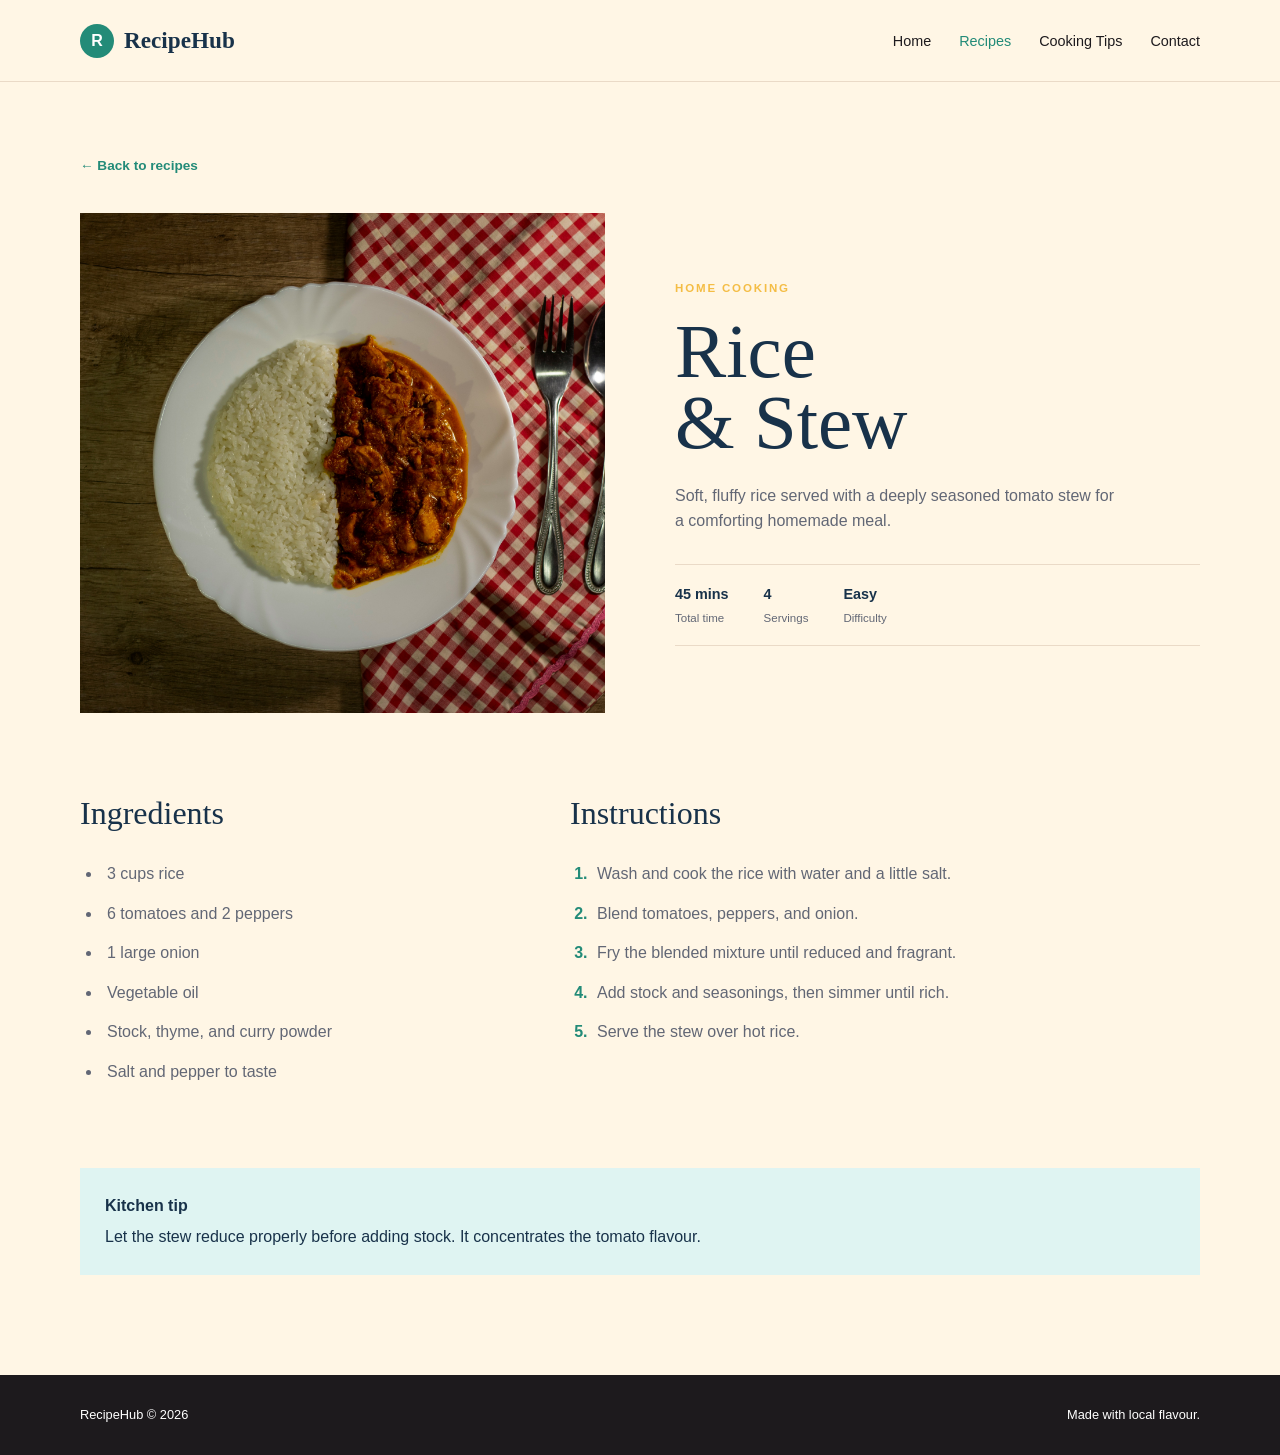
<file: rice-and-stew.html>
<!DOCTYPE html>
<html lang="en">
<head>
    <meta charset="UTF-8">
    <meta name="viewport" content="width=device-width, initial-scale=1.0">
    <title>Rice and Stew | RecipeHub</title>
    <link rel="stylesheet" href="defence.css">
</head>
<body>
    <header class="navbar">
        <div class="container">
            <a class="logo" href="defence.html">
                <span class="logo-mark">R</span>RecipeHub
            </a>
            <nav>
                <ul class="nav-links">
                    <li><a href="defence.html#home">Home</a></li>
                    <li><a class="active" href="defence.html#recipes">Recipes</a></li>
                    <li><a href="defence.html#tips">Cooking Tips</a></li>
                    <li><a href="defence.html#contact">Contact</a></li>
                </ul>
            </nav>
        </div>
    </header>

    <main class="detail-page">
        <div class="container">
            <a class="back-link" href="defence.html#recipes">&larr; Back to recipes</a>

            <section class="detail-hero">
                <img class="detail-image" src="rice and stew.jpg" alt="Rice served with stew">
                <div class="detail-content">
                    <p class="eyebrow">Home cooking</p>
                    <h1>Rice<br>&amp; Stew</h1>
                    <p class="detail-description">Soft, fluffy rice served with a deeply seasoned tomato stew for a comforting homemade meal.</p>

                    <div class="detail-stats">
                        <div class="detail-stat">
                            <strong>45 mins</strong>
                            <span>Total time</span>
                        </div>
                        <div class="detail-stat">
                            <strong>4</strong>
                            <span>Servings</span>
                        </div>
                        <div class="detail-stat">
                            <strong>Easy</strong>
                            <span>Difficulty</span>
                        </div>
                    </div>
                </div>
            </section>

            <section class="detail-sections">
                <div>
                    <h2>Ingredients</h2>
                    <ul class="ingredient-list">
                        <li>3 cups rice</li>
                        <li>6 tomatoes and 2 peppers</li>
                        <li>1 large onion</li>
                        <li>Vegetable oil</li>
                        <li>Stock, thyme, and curry powder</li>
                        <li>Salt and pepper to taste</li>
                    </ul>
                </div>

                <div>
                    <h2>Instructions</h2>
                    <ol class="instruction-list">
                        <li>Wash and cook the rice with water and a little salt.</li>
                        <li>Blend tomatoes, peppers, and onion.</li>
                        <li>Fry the blended mixture until reduced and fragrant.</li>
                        <li>Add stock and seasonings, then simmer until rich.</li>
                        <li>Serve the stew over hot rice.</li>
                    </ol>
                </div>
            </section>

            <p class="detail-tip">
                <strong>Kitchen tip</strong>
                Let the stew reduce properly before adding stock. It concentrates the tomato flavour.
            </p>
        </div>
    </main>

    <footer>
        <div class="container">
            <p>RecipeHub &copy; 2026</p>
            <p>Made with local flavour.</p>
        </div>
    </footer>
</body>
</html>
</file>
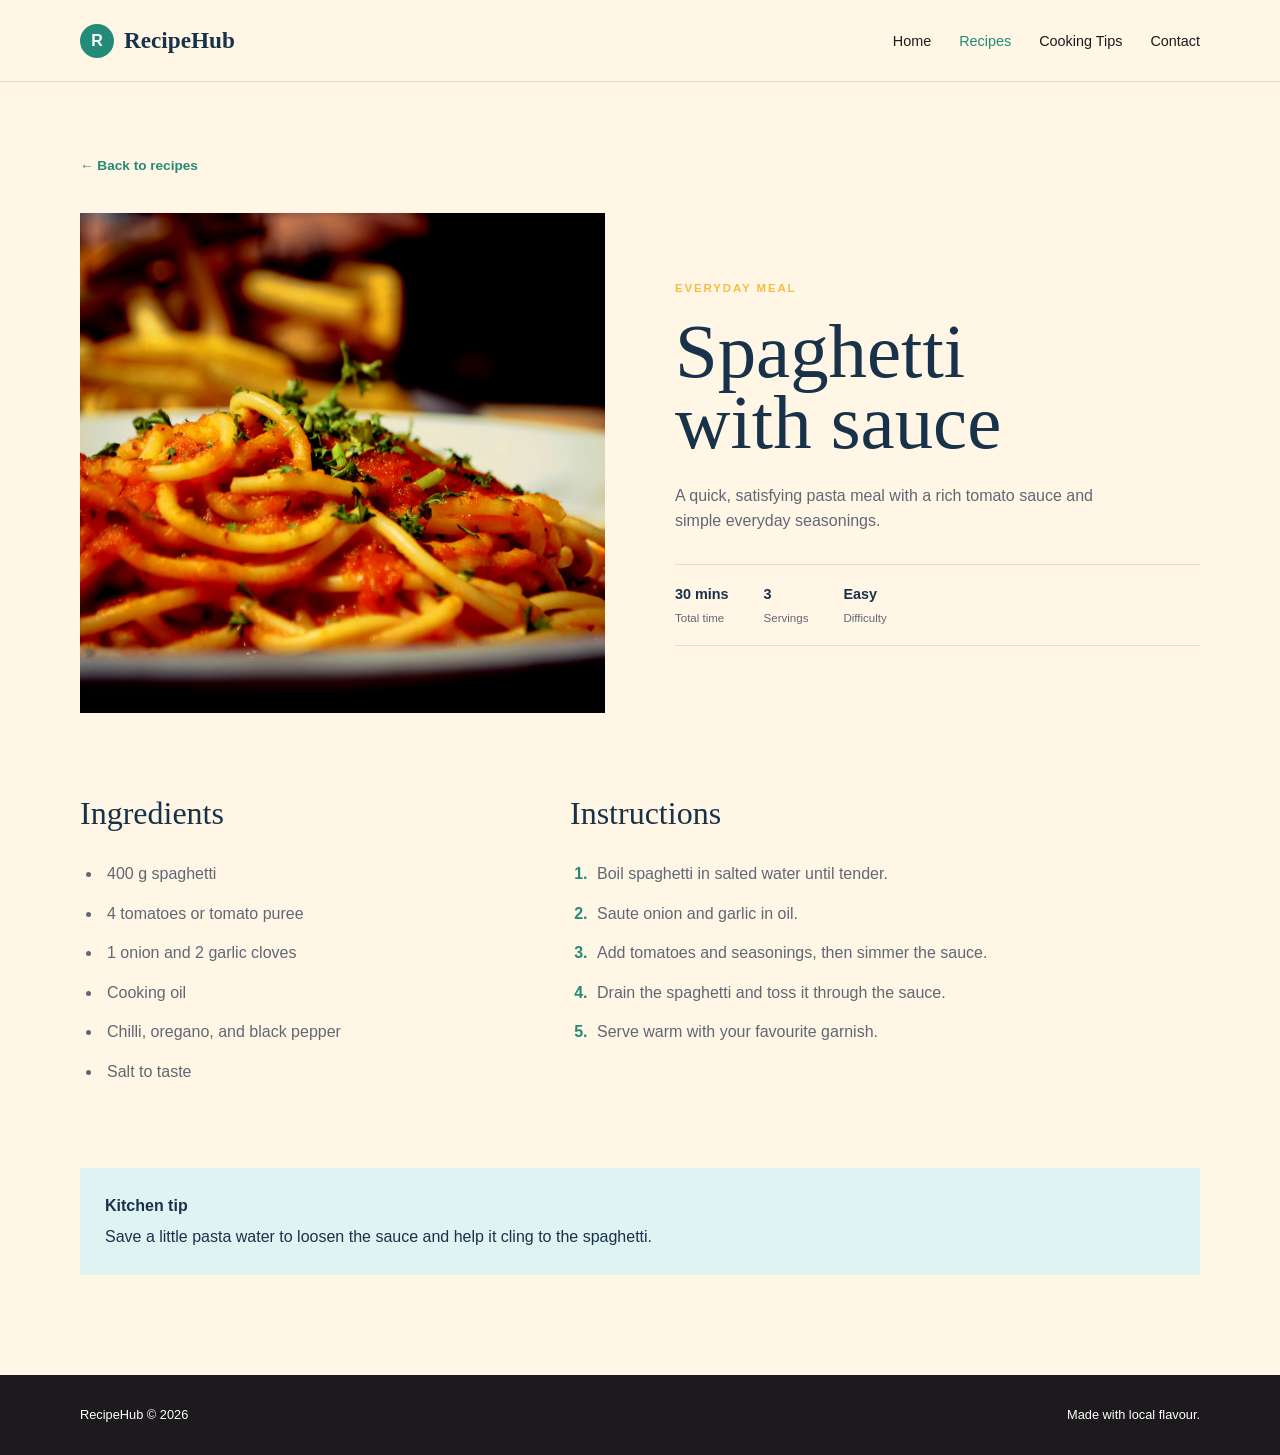
<file: spaghetti.html>
<!DOCTYPE html>
<html lang="en">
<head>
    <meta charset="UTF-8">
    <meta name="viewport" content="width=device-width, initial-scale=1.0">
    <title>Spaghetti | RecipeHub</title>
    <link rel="stylesheet" href="defence.css">
</head>
<body>
    <header class="navbar">
        <div class="container">
            <a class="logo" href="defence.html">
                <span class="logo-mark">R</span>RecipeHub
            </a>
            <nav>
                <ul class="nav-links">
                    <li><a href="defence.html#home">Home</a></li>
                    <li><a class="active" href="defence.html#recipes">Recipes</a></li>
                    <li><a href="defence.html#tips">Cooking Tips</a></li>
                    <li><a href="defence.html#contact">Contact</a></li>
                </ul>
            </nav>
        </div>
    </header>

    <main class="detail-page">
        <div class="container">
            <a class="back-link" href="defence.html#recipes">&larr; Back to recipes</a>

            <section class="detail-hero">
                <img class="detail-image" src="spaghetti.jpg" alt="Spaghetti with tomato sauce">
                <div class="detail-content">
                    <p class="eyebrow">Everyday meal</p>
                    <h1>Spaghetti<br>with sauce</h1>
                    <p class="detail-description">A quick, satisfying pasta meal with a rich tomato sauce and simple everyday seasonings.</p>

                    <div class="detail-stats">
                        <div class="detail-stat">
                            <strong>30 mins</strong>
                            <span>Total time</span>
                        </div>
                        <div class="detail-stat">
                            <strong>3</strong>
                            <span>Servings</span>
                        </div>
                        <div class="detail-stat">
                            <strong>Easy</strong>
                            <span>Difficulty</span>
                        </div>
                    </div>
                </div>
            </section>

            <section class="detail-sections">
                <div>
                    <h2>Ingredients</h2>
                    <ul class="ingredient-list">
                        <li>400 g spaghetti</li>
                        <li>4 tomatoes or tomato puree</li>
                        <li>1 onion and 2 garlic cloves</li>
                        <li>Cooking oil</li>
                        <li>Chilli, oregano, and black pepper</li>
                        <li>Salt to taste</li>
                    </ul>
                </div>

                <div>
                    <h2>Instructions</h2>
                    <ol class="instruction-list">
                        <li>Boil spaghetti in salted water until tender.</li>
                        <li>Saute onion and garlic in oil.</li>
                        <li>Add tomatoes and seasonings, then simmer the sauce.</li>
                        <li>Drain the spaghetti and toss it through the sauce.</li>
                        <li>Serve warm with your favourite garnish.</li>
                    </ol>
                </div>
            </section>

            <p class="detail-tip">
                <strong>Kitchen tip</strong>
                Save a little pasta water to loosen the sauce and help it cling to the spaghetti.
            </p>
        </div>
    </main>

    <footer>
        <div class="container">
            <p>RecipeHub &copy; 2026</p>
            <p>Made with local flavour.</p>
        </div>
    </footer>
</body>
</html>
</file>
<file: defence.css>
* {
    box-sizing: border-box;
    margin: 0;
    padding: 0;
}

:root {
    --blue: #238b78;
    --deep-blue: #18324a;
    --cream: #fff6e5;
    --black: #1d1a1d;
    --white: #ffffff;
    --muted: #626775;
    --line: #eadac7;
    --accent: #ef684c;
    --highlight: #f4bd45;
    --sky: #dff4f2;
    --shadow: 0 18px 45px rgba(24, 50, 74, 0.15);
}

body {
    background: var(--cream);
    color: var(--black);
    font-family: Georgia, "Times New Roman", serif;
    line-height: 1.6;
}

img {
    display: block;
    max-width: 100%;
}

.container {
    width: min(1120px, calc(100% - 40px));
    margin: 0 auto;
}

.navbar {
    background: var(--cream);
    border-bottom: 1px solid var(--line);
    padding: 22px 0;
}

.navbar .container,
.nav-links {
    align-items: center;
    display: flex;
}

.navbar .container {
    justify-content: space-between;
}

.logo {
    align-items: center;
    color: var(--deep-blue);
    display: flex;
    font-size: 1.45rem;
    font-weight: bold;
    gap: 10px;
    text-decoration: none;
}

.logo-mark {
    align-items: center;
    background: var(--blue);
    border-radius: 50%;
    color: var(--white);
    display: grid;
    font-family: Arial, sans-serif;
    font-size: 1rem;
    height: 34px;
    place-items: center;
    width: 34px;
}

.nav-links {
    gap: 28px;
    list-style: none;
}

.nav-links a {
    color: var(--black);
    font-family: Arial, sans-serif;
    font-size: 0.9rem;
    text-decoration: none;
}

.nav-links a:hover,
.nav-links a.active {
    color: var(--blue);
}

.hero {
    background: linear-gradient(90deg, rgba(24, 50, 74, 0.94), rgba(24, 50, 74, 0.35)), url("beauty.jpg") center / cover;
    color: var(--white);
    min-height: 560px;
    padding: 130px 0 90px;
}

.hero-content {
    max-width: 620px;
}

.eyebrow {
    color: var(--highlight);
    font-family: Arial, sans-serif;
    font-size: 0.72rem;
    font-weight: bold;
    letter-spacing: 0.16em;
    margin-bottom: 20px;
    text-transform: uppercase;
}

.hero h1 {
    font-size: clamp(3.4rem, 8vw, 6.8rem);
    font-weight: normal;
    letter-spacing: -0.04em;
    line-height: 0.92;
    margin-bottom: 26px;
}

.hero h1 em,
.section-heading h2 em {
    color: var(--highlight);
    font-weight: normal;
}

.hero-copy {
    color: #fff8ed;
    font-size: 1.1rem;
    max-width: 470px;
}

.button {
    background: var(--accent);
    color: var(--deep-blue);
    display: inline-block;
    font-family: Arial, sans-serif;
    font-size: 0.9rem;
    font-weight: bold;
    margin-top: 30px;
    padding: 14px 22px;
    text-decoration: none;
}

.button:hover {
    background: var(--white);
}

.recipes {
    padding: 100px 0;
}

.tips {
    background: var(--white);
    border-top: 1px solid var(--line);
    padding: 100px 0;
}

.tips-grid {
    display: grid;
    gap: 24px;
    grid-template-columns: repeat(3, 1fr);
}

.tip-card {
    border-top: 3px solid var(--blue);
    padding: 22px 0 0;
}

.tip-number {
    color: var(--blue);
    font-family: Arial, sans-serif;
    font-size: 0.75rem;
    font-weight: bold;
}

.tip-card h3 {
    color: var(--deep-blue);
    font-size: 1.45rem;
    font-weight: normal;
    margin: 22px 0 10px;
}

.tip-card p,
.contact-copy {
    color: var(--muted);
    font-family: Arial, sans-serif;
    font-size: 0.92rem;
}

.contact {
    background: var(--deep-blue);
    color: var(--white);
    padding: 100px 0;
}

.contact-layout {
    display: grid;
    gap: 80px;
    grid-template-columns: 1fr 1fr;
}

.contact h2 {
    font-size: clamp(2.8rem, 5vw, 4.8rem);
    font-weight: normal;
    line-height: 0.95;
}

.contact h2 em {
    color: var(--accent);
    font-weight: normal;
}

.contact-copy {
    color: #e4f4f1;
    margin-top: 24px;
    max-width: 360px;
}

.contact-form {
    display: flex;
    flex-direction: column;
}

.contact-form label {
    color: #e4f4f1;
    font-family: Arial, sans-serif;
    font-size: 0.78rem;
    margin: 0 0 7px;
}

.contact-form input,
.contact-form textarea {
    background: transparent;
    border: 0;
    border-bottom: 1px solid #6d98a0;
    border-radius: 0;
    color: var(--white);
    font-family: Arial, sans-serif;
    font-size: 0.95rem;
    margin-bottom: 22px;
    padding: 10px 0;
    resize: vertical;
}

.contact-form input::placeholder,
.contact-form textarea::placeholder {
    color: #a9c5c4;
}

.contact-form input:focus,
.contact-form textarea:focus {
    border-bottom-color: var(--highlight);
    outline: none;
}

.contact-form .button {
    align-self: flex-start;
    border: 0;
    cursor: pointer;
    margin-top: 4px;
}

.section-heading {
    align-items: end;
    display: flex;
    justify-content: space-between;
    margin-bottom: 40px;
}

.section-heading h2 {
    color: var(--deep-blue);
    font-size: clamp(2.4rem, 5vw, 4.2rem);
    font-weight: normal;
    line-height: 0.95;
}

.section-intro {
    color: var(--muted);
    font-family: Arial, sans-serif;
    max-width: 280px;
}

.recipe-grid {
    display: grid;
    gap: 24px;
    grid-template-columns: repeat(3, 1fr);
}

.recipe-card {
    background: var(--white);
    box-shadow: none;
    transition: transform 0.25s ease, box-shadow 0.25s ease;
}

.recipe-card:hover {
    box-shadow: var(--shadow);
    transform: translateY(-6px);
}

.recipe-card img {
    height: 240px;
    object-fit: cover;
    width: 100%;
}

.recipe-content {
    padding: 22px;
}

.recipe-category {
    color: var(--blue);
    font-family: Arial, sans-serif;
    font-size: 0.72rem;
    font-weight: bold;
    letter-spacing: 0.1em;
    text-transform: uppercase;
}

.recipe-card h3 {
    color: var(--deep-blue);
    font-size: 1.65rem;
    font-weight: normal;
    margin: 7px 0 16px;
}

.recipe-meta {
    border-top: 1px solid var(--line);
    color: var(--muted);
    display: flex;
    font-family: Arial, sans-serif;
    font-size: 0.78rem;
    gap: 18px;
    padding-top: 14px;
}

.recipe-link {
    color: var(--blue);
    display: inline-block;
    font-family: Arial, sans-serif;
    font-size: 0.82rem;
    font-weight: bold;
    margin-top: 18px;
    text-decoration: none;
}

.recipe-link:hover {
    color: var(--deep-blue);
}

.detail-page {
    padding: 70px 0 100px;
}

.back-link {
    color: var(--blue);
    font-family: Arial, sans-serif;
    font-size: 0.85rem;
    font-weight: bold;
    text-decoration: none;
}

.detail-hero {
    align-items: center;
    display: grid;
    gap: 70px;
    grid-template-columns: 1fr 1fr;
    margin: 35px 0 75px;
}

.detail-image {
    height: 500px;
    object-fit: cover;
    width: 100%;
}

.detail-content h1 {
    color: var(--deep-blue);
    font-size: clamp(3rem, 6vw, 5.5rem);
    font-weight: normal;
    line-height: 0.92;
    margin-bottom: 24px;
}

.detail-description {
    color: var(--muted);
    font-family: Arial, sans-serif;
    max-width: 450px;
}

.detail-stats {
    border-bottom: 1px solid var(--line);
    border-top: 1px solid var(--line);
    display: flex;
    gap: 35px;
    margin-top: 30px;
    padding: 18px 0;
}

.detail-stat strong,
.detail-stat span {
    display: block;
    font-family: Arial, sans-serif;
}

.detail-stat strong {
    color: var(--deep-blue);
    font-size: 0.9rem;
}

.detail-stat span {
    color: var(--muted);
    font-size: 0.72rem;
    margin-top: 3px;
}

.detail-sections {
    display: grid;
    gap: 70px;
    grid-template-columns: 0.8fr 1.2fr;
}

.detail-sections h2 {
    color: var(--deep-blue);
    font-size: 2rem;
    font-weight: normal;
    margin-bottom: 22px;
}

.ingredient-list,
.instruction-list {
    font-family: Arial, sans-serif;
    padding-left: 22px;
}

.ingredient-list li,
.instruction-list li {
    color: var(--muted);
    margin-bottom: 14px;
    padding-left: 5px;
}

.instruction-list li::marker {
    color: var(--blue);
    font-weight: bold;
}

.detail-tip {
    background: var(--sky);
    color: var(--deep-blue);
    font-family: Arial, sans-serif;
    margin-top: 70px;
    padding: 25px;
}

.detail-tip strong {
    display: block;
    margin-bottom: 5px;
}

.about-hero {
    background: var(--deep-blue);
    color: var(--white);
    padding: 110px 0 100px;
}

.about-hero h1,
.about-cta h2 {
    font-size: clamp(3.4rem, 8vw, 6.8rem);
    font-weight: normal;
    letter-spacing: -0.04em;
    line-height: 0.92;
}

.about-hero h1 em,
.about-cta h2 em,
.about-grid h2 em {
    color: var(--highlight);
    font-weight: normal;
}

.about-lead {
    color: #e4f4f1;
    font-family: Arial, sans-serif;
    font-size: 1.05rem;
    margin-top: 30px;
    max-width: 500px;
}

.about-content,
.values {
    padding: 100px 0;
}

.about-grid {
    display: grid;
    gap: 80px;
    grid-template-columns: 1fr 1fr;
}

.about-grid h2 {
    color: var(--deep-blue);
    font-size: clamp(2.5rem, 5vw, 4.2rem);
    font-weight: normal;
    line-height: 0.95;
}

.about-copy {
    color: var(--muted);
    font-family: Arial, sans-serif;
    max-width: 520px;
}

.about-copy p + p {
    margin-top: 20px;
}

.values {
    background: var(--white);
    border-top: 1px solid var(--line);
}

.values-grid {
    display: grid;
    gap: 24px;
    grid-template-columns: repeat(3, 1fr);
}

.value-card {
    border-top: 3px solid var(--blue);
    padding-top: 22px;
}

.value-card span {
    color: var(--blue);
    font-family: Arial, sans-serif;
    font-size: 0.75rem;
    font-weight: bold;
}

.value-card h3 {
    color: var(--deep-blue);
    font-size: 1.45rem;
    font-weight: normal;
    margin: 22px 0 10px;
}

.value-card p {
    color: var(--muted);
    font-family: Arial, sans-serif;
    font-size: 0.92rem;
}

.about-cta {
    background: #ffe1a8;
    padding: 100px 0;
}

.about-cta h2 {
    color: var(--deep-blue);
}

footer {
    background: var(--black);
    color: var(--white);
    padding: 30px 0;
}

footer .container {
    align-items: center;
    display: flex;
    justify-content: space-between;
}

footer p {
    font-family: Arial, sans-serif;
    font-size: 0.8rem;
}

@media (max-width: 780px) {
    .nav-links {
        gap: 14px;
    }

    .hero {
        min-height: 500px;
        padding: 100px 0 70px;
    }

    .recipe-grid {
        grid-template-columns: repeat(2, 1fr);
    }

    .tips-grid {
        grid-template-columns: 1fr;
    }

    .contact-layout {
        gap: 45px;
        grid-template-columns: 1fr;
    }

    .detail-hero,
    .detail-sections,
    .about-grid {
        gap: 40px;
        grid-template-columns: 1fr;
    }

    .detail-image {
        height: 380px;
    }

    .values-grid {
        grid-template-columns: 1fr;
    }
}

@media (max-width: 540px) {
    .navbar .container,
    .section-heading,
    footer .container {
        align-items: flex-start;
        flex-direction: column;
        gap: 18px;
    }

    .nav-links {
        gap: 18px;
        flex-wrap: wrap;
    }

    .hero h1 {
        font-size: 3.8rem;
    }

    .recipes {
        padding: 70px 0;
    }

    .recipe-grid {
        grid-template-columns: 1fr;
    }
}
</file>
